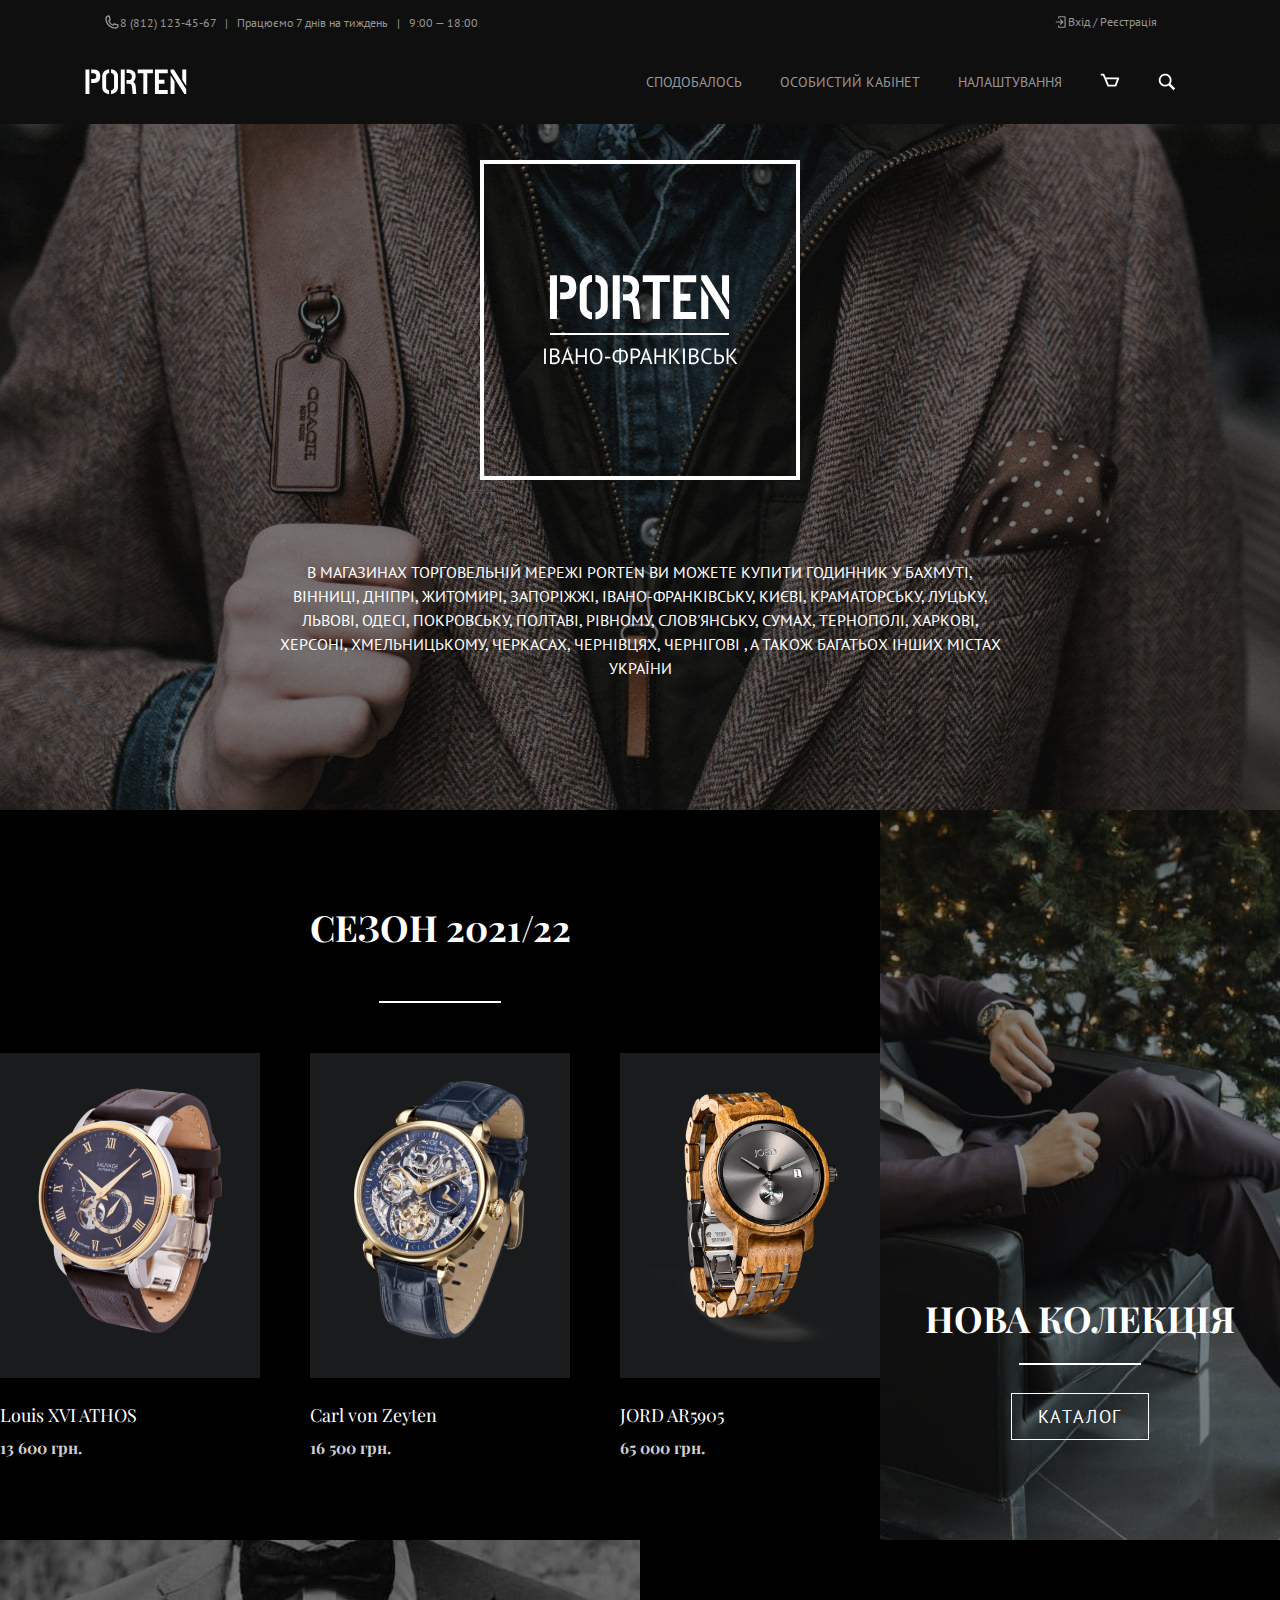
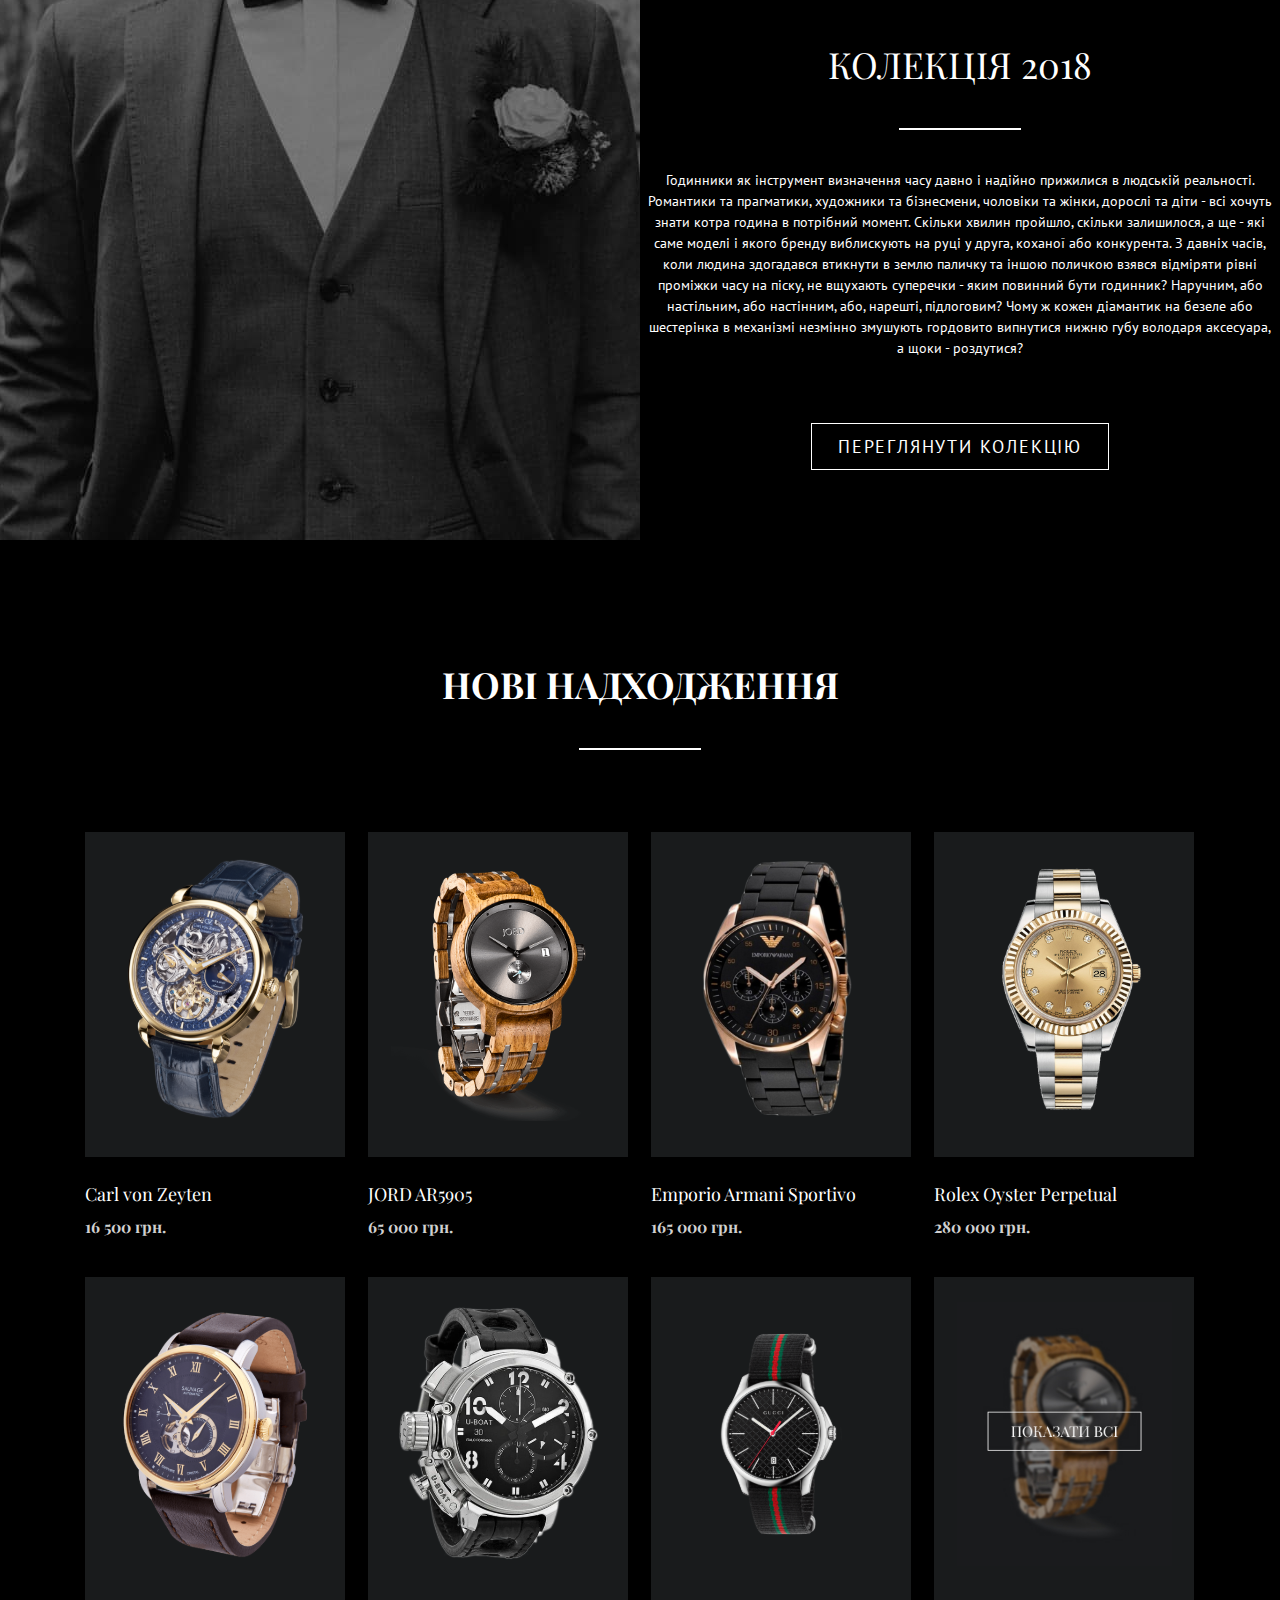
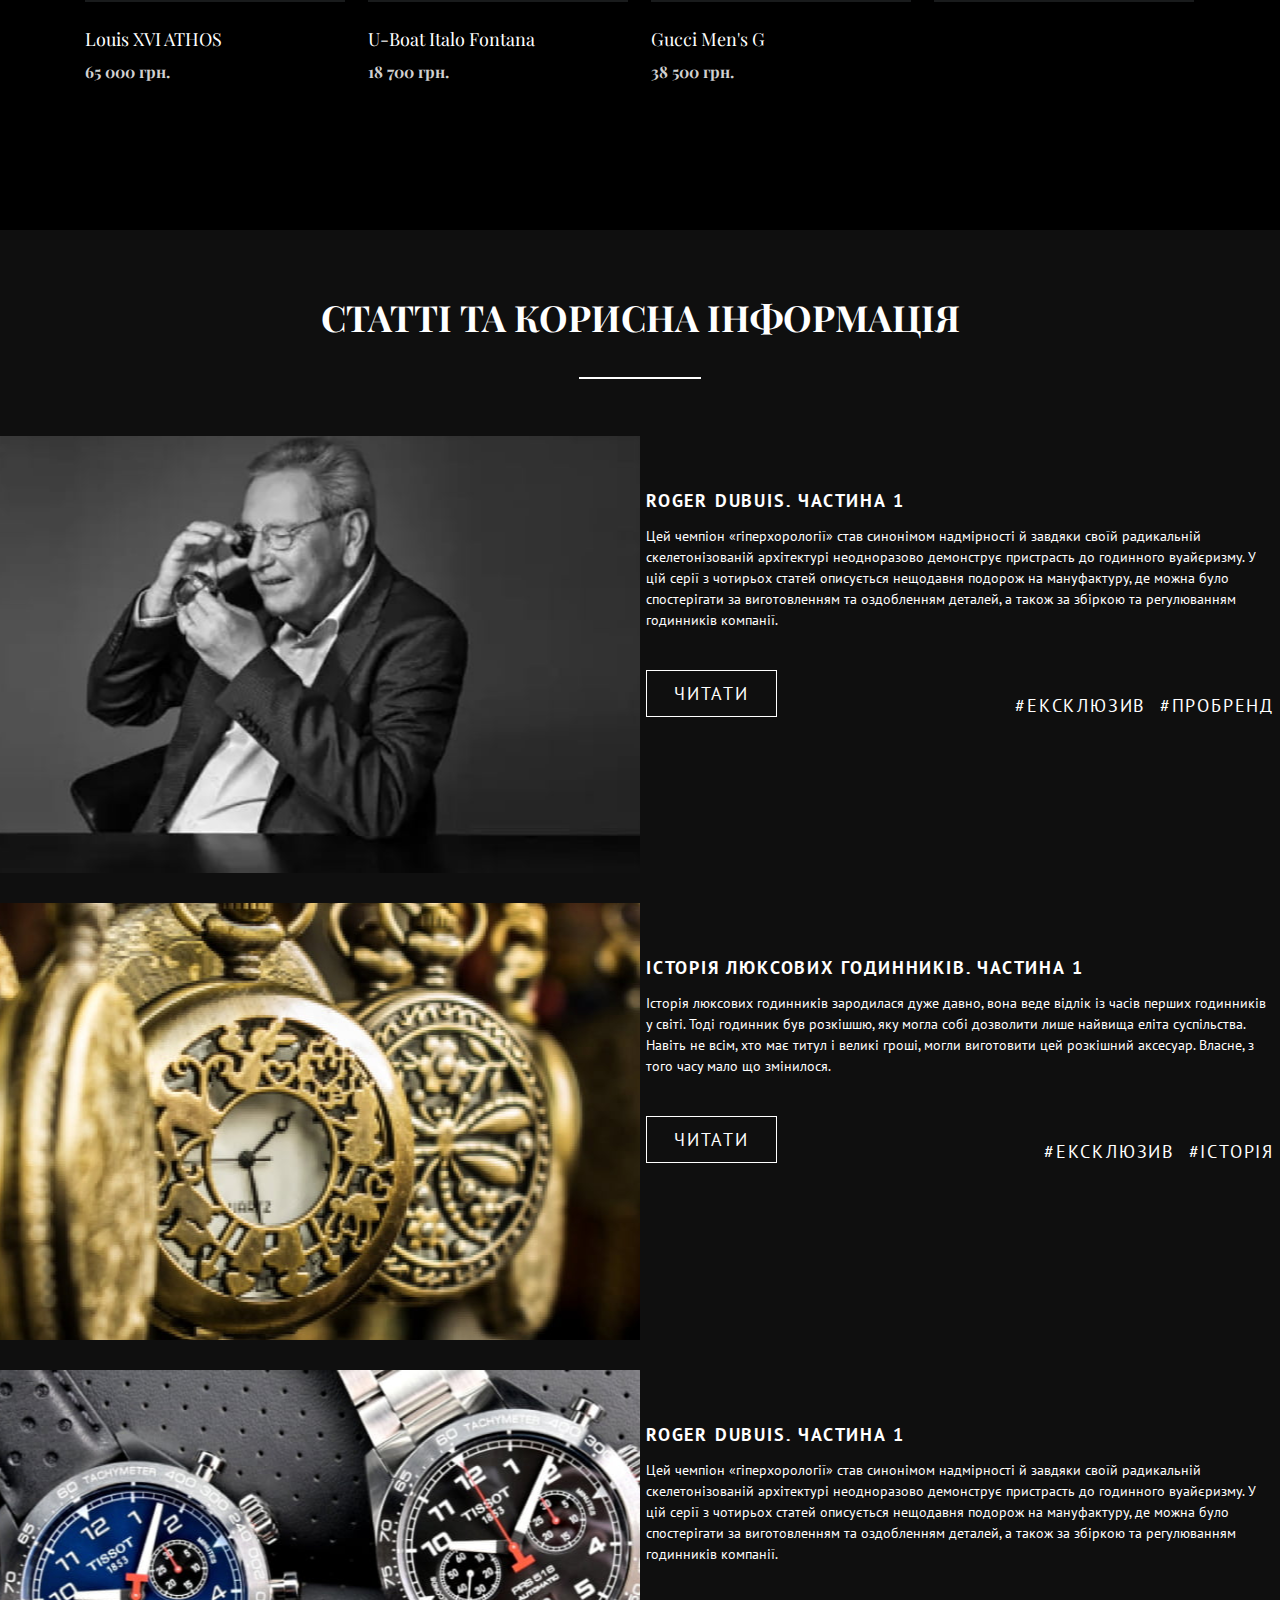
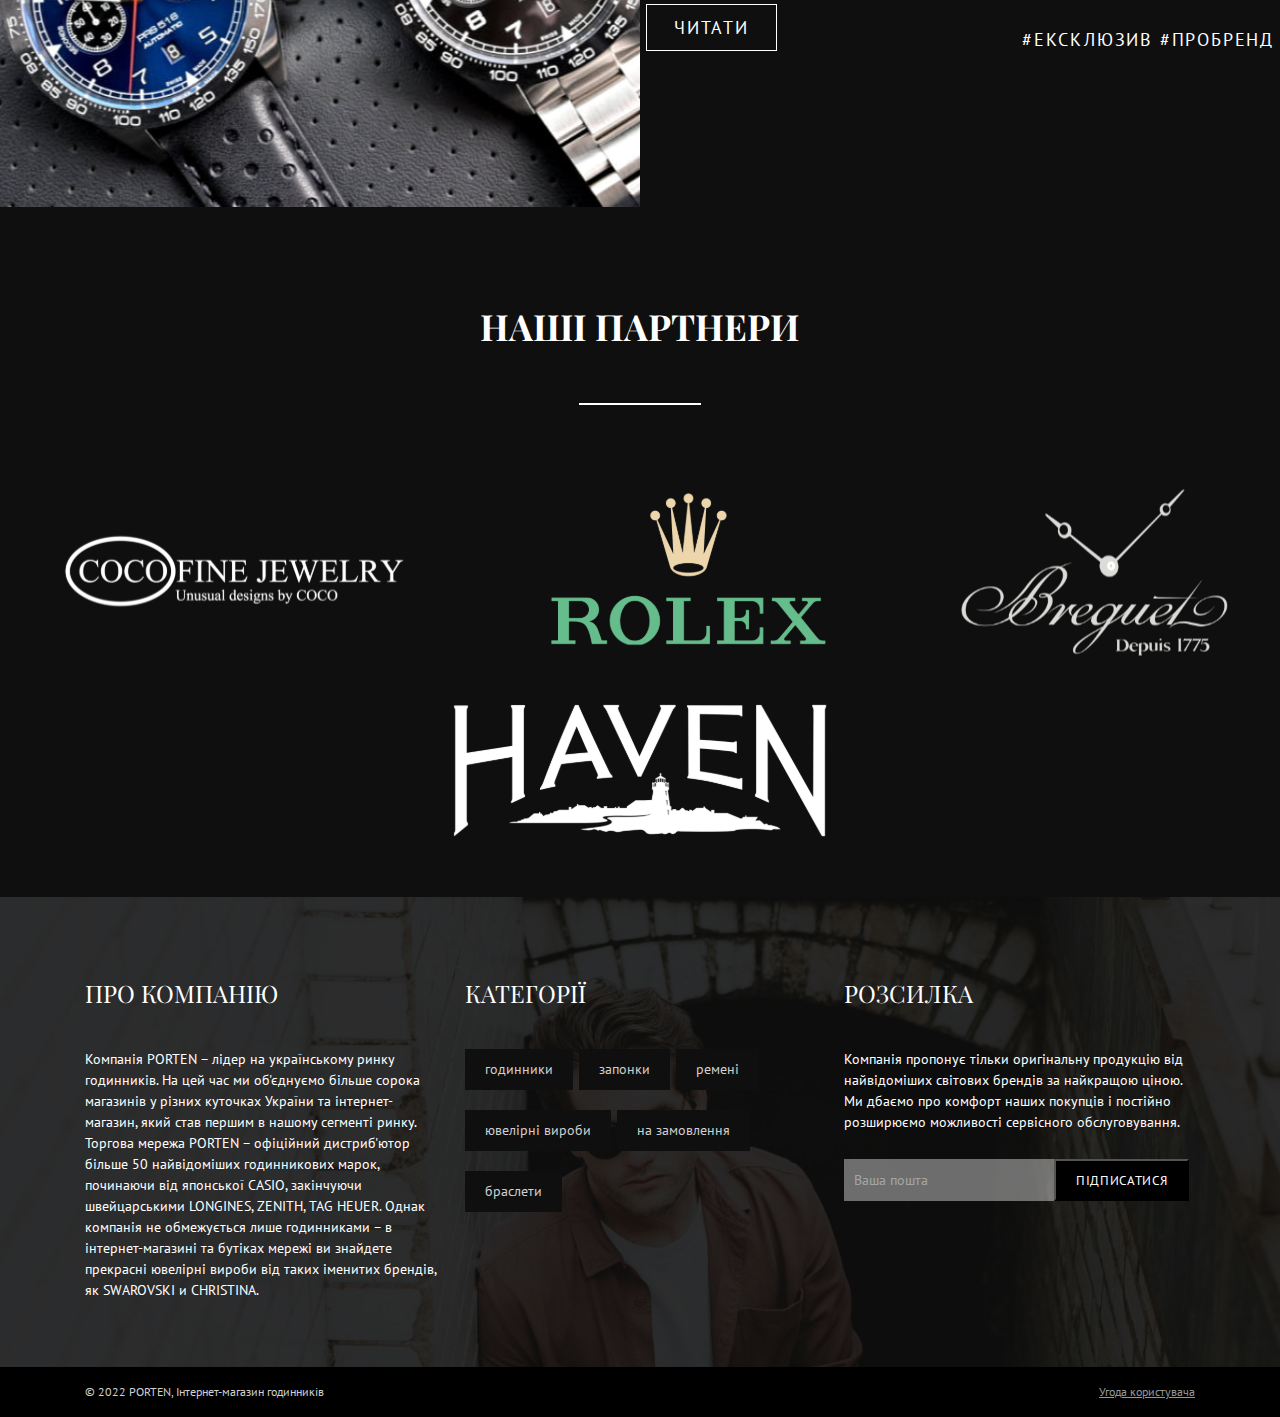
<file: index.html>
<!DOCTYPE html>
<html lang="uk">
  <head>
    <meta charset="UTF-8" />
    <meta http-equiv="X-UA-Compatible" content="IE=edge" />
    <meta name="viewport" content="width=device-width, initial-scale=1.0" />
    <link rel="stylesheet" href="./css/style.css" />
    <link rel="preconnect" href="https://fonts.googleapis.com" />
    <link rel="preconnect" href="https://fonts.gstatic.com" crossorigin />
    <link
      href="https://fonts.googleapis.com/css2?family=PT+Sans&family=Playfair+Display:ital,wght@0,400;0,700;1,400&display=swap"
      rel="stylesheet"
    />
    <title>Porten</title>
  </head>
  <body>
    <header>
      <div class="header-contacts">
        <div class="container">
          <div class="nav-top header-body">
            <div class="contact">
              <img
                src="./images/phone.svg"
                alt="телефон"
                class="nav-icon-phone"
              />
              <p>
                <a href="tel:+88121234567"
                  >8 (812) 123-45-67 &nbsp;&nbsp;| &nbsp;&nbsp;Працюємо 7 днів
                  на тиждень &nbsp;&nbsp;| &nbsp;&nbsp;9:00 — 18:00</a
                >
              </p>
            </div>
            <div class="login">
              <img
                src="./images/log-in.svg"
                alt="логін"
                class="nav-icon-login"
              />
              <a href="#">Вхід / Реєстрація</a>
            </div>
          </div>
        </div>
        <div class="wrapper">
          <div class="container">
            <div class="header">
              <div class="header-body">
                <div class="header-logo">
                  <a href="#"
                    ><img src="./images/logo-header.svg" alt="" class="logo"
                  /></a>
                </div>
                <div class="header-burger">
                  <span></span>
                </div>
                <nav class="header-menu">
                  <ul class="header-list">
                    <li>
                      <a href="#" class="header-link">сподобалось</a>
                    </li>
                    <li>
                      <a href="#" class="header-link">Особистий кабінет</a>
                    </li>
                    <li>
                      <a href="#" class="header-link">налаштування</a>
                    </li>
                    <li>
                      <a href="#" class="header-link"
                        ><img src="./images/korzina.svg" alt=""
                      /></a>
                    </li>
                    <li>
                      <a href="#" class="header-link"
                        ><img src="./images/lupa.svg" alt=""
                      /></a>
                    </li>
                  </ul>
                </nav>
              </div>
            </div>
          </div>
        </div>
      </div>
    </header>
    <main>
      <!-- Hero -->
      <section class="hero">
        <h1 hidden>Інтро</h1>
        <img
          class="hero-logo"
          src="./images/logo-hero.svg"
          alt="логотип Портен Івано-Франківськ"
        />
        <div class="hero-p">
          <p>
            В магазинах Торговельній мережі Porten ви можете купити годинник у
            Бахмуті, Вінниці, Дніпрі, Житомирі, Запоріжжі, Івано-Франківську,
            Києві, Краматорську, Луцьку, Львові, Одесі, Покровську, Полтаві,
            Рівному, Слов'янську, Сумах, Тернополі, Харкові, Херсоні,
            Хмельницькому, Черкасах, Чернівцях, Чернігові , а також багатьох
            інших містах України
          </p>
        </div>
      </section>
      <!-- Hero END -->
      <!-- New collection left side -->
      <section class="collection">
        <div class="new-collection">
          <div class="new-collection-title">
            <h2>СЕЗОН 2021/22</h2>
            <hr />
          </div>
          <ul class="collection-list">
            <li>
              <a href="#">
                <div class="collection-img">
                  <img
                    src="./images/clock1.svg"
                    alt="Louis XVI ATHOS"
                    lang="en"
                    width="215px"
                    height="264px"
                  />
                </div>
              </a>
              <h3 class="item-name">Louis XVI ATHOS</h3>
              <p>13 600 грн.</p>
            </li>

            <li>
              <a href="#">
                <div class="collection-img">
                  <img
                    src="./images/clock2.svg"
                    alt="Louis XVI ATHOS"
                    lang="en"
                    width="215px"
                    height="264px"
                  />
                </div>
              </a>
              <h3 class="item-name">Carl von Zeyten</h3>
              <p>16 500 грн.</p>
            </li>

            <li>
              <a href="#">
                <div class="collection-img">
                  <img
                    src="./images/clock3.svg"
                    alt="Louis XVI ATHOS"
                    lang="en"
                    width="215px"
                    height="264px"
                  />
                </div>
              </a>
              <h3 class="item-name">JORD AR5905</h3>
              <p>65 000 грн.</p>
            </li>
          </ul>
        </div>
        <!-- New collection left side END -->
        <!-- New catalog -->
        <div class="new-catalog">
          <div class="catalog">
            <h2>Нова колекція</h2>
            <hr />
            <a href="#">Каталог</a>
          </div>
        </div>
      </section>
      <!-- New catalog END -->
      <!-- Old collection -->
      <section class="old-collection">
        <!-- Old picture -->
        <div class="old-picture"></div>
        <!-- Old-catalog -->
        <div class="old-catalog">
          <h2 class="catalog-title">колекція 2018</h2>
          <hr />
          <div class="old-catalog-content">
            <p>
              Годинники як інструмент визначення часу давно і надійно прижилися
              в людській реальності. Романтики та прагматики, художники та
              бізнесмени, чоловіки та жінки, дорослі та діти - всі хочуть знати
              котра година в потрібний момент. Скільки хвилин пройшло, скільки
              залишилося, а ще - які саме моделі і якого бренду виблискують на
              руці у друга, коханої або конкурента. З давніх часів, коли людина
              здогадався втикнути в землю паличку та іншою поличкою взявся
              відміряти рівні проміжки часу на піску, не вщухають суперечки -
              яким повинний бути годинник? Наручним, або настільним, або
              настінним, або, нарешті, підлоговим? Чому ж кожен діамантик на
              безеле або шестерінка в механізмі незмінно змушують гордовито
              випнутися нижню губу володаря аксесуара, а щоки - роздутися?
            </p>
          </div>
          <a href="#">переглянути колекцію</a>
        </div>
      </section>
      <!-- New-items -->
      <section class="new-items">
        <div class="container">
          <h2 class="new-items-title">Нові надходження</h2>
          <hr />
          <ul class="new-items-list">
            <li>
              <a href="#">
                <div class="collection-img">
                  <img
                    src="./images/clock2.svg"
                    alt="Louis XVI ATHOS"
                    lang="en"
                  />
                </div>
              </a>
              <h3 class="item-name">Carl von Zeyten</h3>
              <p>16 500 грн.</p>
            </li>

            <li>
              <a href="#">
                <div class="collection-img">
                  <img src="./images/clock3.svg" alt="JORD AR5905" lang="en" />
                </div>
              </a>
              <h3 class="item-name">JORD AR5905</h3>
              <p>65 000 грн.</p>
            </li>

            <li>
              <a href="#">
                <div class="collection-img">
                  <img
                    src="./images/clock4.svg"
                    alt="Emporio Armani Sportivo"
                    lang="en"
                  />
                </div>
              </a>
              <h3 class="item-name">Emporio Armani Sportivo</h3>
              <p>165 000 грн.</p>
            </li>

            <li>
              <a href="#">
                <div class="collection-img">
                  <img
                    src="./images/clock5.svg"
                    alt="Rolex Oyster Perpetual"
                    lang="en"
                  />
                </div>
              </a>
              <h3 class="item-name">Rolex Oyster Perpetual</h3>
              <p>280 000 грн.</p>
            </li>

            <li>
              <a href="#">
                <div class="collection-img">
                  <img
                    src="./images/clock1.svg"
                    alt="Louis XVI ATHOS"
                    lang="en"
                  />
                </div>
              </a>
              <h3 class="item-name">Louis XVI ATHOS</h3>
              <p>65 000 грн.</p>
            </li>

            <li>
              <a href="#">
                <div class="collection-img">
                  <img
                    src="./images/clock6.svg"
                    alt="U-Boat Italo Fontana"
                    lang="en"
                  />
                </div>
              </a>
              <h3 class="item-name">U-Boat Italo Fontana</h3>
              <p>18 700 грн.</p>
            </li>

            <li>
              <a href="#">
                <div class="collection-img">
                  <img
                    src="./images/clock7.svg"
                    alt="Gucci Men's G"
                    lang="en"
                  />
                </div>
              </a>
              <h3 class="item-name">Gucci Men's G</h3>
              <p>38 500 грн.</p>
            </li>

            <li>
              <a href="#">
                <div class="collection-img">
                  <img src="./images/clock8.jpg" alt="показати всі" />
                </div>
              </a>
            </li>
          </ul>
        </div>
      </section>
      <!-- New Items END -->
      <!-- Articles -->
      <section class="articles">
        <h2>Статті та корисна інформація</h2>
        <hr />
        <div class="article">
          <div class="article-img"></div>
          <div class="article-container">
            <div class="article-content">
              <h3><span lang="en">ROGER DUBUIS.</span> ЧАСТИНА 1</h3>
              <p>
                Цей чемпіон «гіперхорології» став синонімом надмірності й
                завдяки своїй радикальній скелетонізованій архітектурі
                неодноразово демонструє пристрасть до годинного вуайєризму. У
                цій серії з чотирьох статей описується нещодавня подорож на
                мануфактуру, де можна було спостерігати за виготовленням та
                оздобленням деталей, а також за збіркою та регулюванням
                годинників компанії.
              </p>
              <div class="article-content-link">
                <a href="#">читати</a>
                <p class="keywords">#ЕКСКЛЮЗИВ &nbsp;#ПРОБРЕНД</p>
              </div>
            </div>
          </div>
        </div>

        <div class="article">
          <div class="article-img article-img2"></div>
          <div class="article-container">
            <div class="article-content">
              <h3>ІСТОРІЯ ЛЮКСОВИХ ГОДИННИКІВ. ЧАСТИНА 1</h3>
              <p>
                Історія люксових годинників зародилася дуже давно, вона веде
                відлік із часів перших годинників у світі. Тоді годинник був
                розкішшю, яку могла собі дозволити лише найвища еліта
                суспільства. Навіть не всім, хто має титул і великі гроші, могли
                виготовити цей розкішний аксесуар. Власне, з того часу мало що
                змінилося.
              </p>
              <div class="article-content-link">
                <a href="#">читати</a>
                <p class="keywords">#ЕКСКЛЮЗИВ &nbsp;#IСТОРIЯ</p>
              </div>
            </div>
          </div>
        </div>

        <div class="article">
          <div class="article-img article-img3"></div>
          <div class="article-container">
            <div class="article-content">
              <h3><span lang="en">ROGER DUBUIS.</span> ЧАСТИНА 1</h3>
              <p>
                Цей чемпіон «гіперхорології» став синонімом надмірності й
                завдяки своїй радикальній скелетонізованій архітектурі
                неодноразово демонструє пристрасть до годинного вуайєризму. У
                цій серії з чотирьох статей описується нещодавня подорож на
                мануфактуру, де можна було спостерігати за виготовленням та
                оздобленням деталей, а також за збіркою та регулюванням
                годинників компанії.
              </p>
              <div class="article-content-link">
                <a href="#">читати</a>
                <p class="keywords">#ЕКСКЛЮЗИВ #ПРОБРЕНД</p>
              </div>
            </div>
          </div>
        </div>
      </section>
      <!-- Articles END -->

      <!-- Partners -->
      <section class="partners">
        <div class="partners-title">
          <h2>Наші партнери</h2>
          <hr />
        </div>
        <div class="partners-logo">
          <img src="./images/partner1.svg" alt="fine jewelry" lang="en" />
          <img src="./images/partner2.svg" alt="Rolex" lang="en" />
          <img src="./images/partner3.svg" alt="breguet" lang="en" />
          <img src="./images/partner4.svg" alt="haven" lang="en" />
        </div>
      </section>
    </main>
    <footer>
      <div class="container">
        <div class="about">
          <div class="about-container">
            <h3>про компанію</h3>
            <p>
              Компанія PORTEN – лідер на українському ринку годинників. На цей
              час ми об'єднуємо більше сорока магазинів у різних куточках
              України та інтернет-магазин, який став першим в нашому сегменті
              ринку. Торгова мережа PORTEN – офіційний дистриб'ютор більше 50
              найвідоміших годинникових марок, починаючи від японської CASIO,
              закінчуючи швейцарськими LONGINES, ZENITH, TAG HEUER. Однак
              компанія не обмежується лише годинниками – в інтернет-магазині та
              бутіках мережі ви знайдете прекрасні ювелірні вироби від таких
              іменитих брендів, як SWAROVSKI и CHRISTINA.
            </p>
          </div>

          <div class="about-container">
            <h3>Категорії</h3>
            <div class="categories-list-container">
              <ul class="categories-list">
                <li class="categories-item"><a href="#">годинники</a></li>
                <li class="categories-item"><a href="#">запонки</a></li>
                <li class="categories-item"><a href="#">ремені</a></li>
                <li class="categories-item"><a href="#">ювелірні вироби</a></li>
                <li class="categories-item"><a href="#">на замовлення</a></li>
                <li class="categories-item"><a href="#">браслети</a></li>
              </ul>
            </div>
          </div>

          <div class="about-container">
            <div class="about-container-content">
              <h3>розсилка</h3>
              <p>
                Компанія пропонує тільки оригінальну продукцію від найвідоміших
                світових брендів за найкращою ціною. Ми дбаємо про комфорт наших
                покупців і постійно розширюємо можливості сервісного
                обслуговування.
              </p>
            </div>
            <div class="form">
              <form action="get">
                <div class="subscribe-box">
                  <input type="email" placeholder="Ваша пошта" required />
                  <button>ПІДПИСАТИСЯ</button>
                </div>
              </form>
            </div>
          </div>
        </div>
      </div>
      <div class="footer">
        <div class="container">
          <p>© 2022 PORTEN, Інтернет-магазин годинників</p>
          <a href="#">Угода користувача</a>
        </div>
      </div>
    </footer>
    <script src="https://code.jquery.com/jquery-3.4.1.slim.min.js"></script>
    <script src="./js/script.js"></script>
  </body>
</html>
</file>
<file: css/style.css>
:root {
  --main-color-white: #ffffff;
  --secondary-color-grey: #969696;
  --item-color-grey: #d0d0d0;
  --main-background-color-darkgrey: #0f0f0f;
  --secondary-background-color-black: #000000;
  --item-background-color-grey: #191b1c;
  --hover-background-color-grey: #1f1f1f;
}

body {
  font-family: "Playfair Display", serif;
  font-family: "PT Sans", sans-serif;
  padding: 0;
  margin: 0 auto;
  width: 100%;
  max-width: 1920px;
  height: 100%;

  font-style: normal;
  font-weight: 400;
  font-size: 14px;

  color: var(--main-color-white);
}

*::after,
::before {
  box-sizing: border-box;
}

h1,
h2,
h3,
p {
  margin: 0;
  padding: 0;
}

h2 {
  font-family: "Playfair Display";
  font-style: normal;
  font-weight: 700;
  font-size: 36px;
  line-height: 48px;
  text-align: center;
  text-transform: uppercase;

  color: var(--main-color-white);
}

ul {
  margin: 0;
  padding: 0;
  list-style: none;
}

.container {
  width: 100%;
  max-width: 1110px;
  margin: 0 auto;
}

/* Header */
/* header top */
.header-contacts {
  /* padding: 13px 19px; */
  background-color: var(--secondary-background-color-black);
}

.nav-top {
  display: flex;
  flex-wrap: wrap;
  justify-content: space-between;
  align-items: center;
  z-index: 3;
  margin: 13px 19px;
}

.contact,
.login {
  display: flex;
  align-items: center;
}

.login {
  margin-right: 19px;
}

a {
  text-decoration: none;
  font-size: 12px;
  line-height: 16px;

  color: var(--secondary-color-grey);
}
/* header top END */

/* header nav */
header {
  position: fixed;
  width: 100%;
  max-width: 1920px;
  top: 0;
  /* left: 0; */
  z-index: 50;
}

header::before {
  content: "";
  position: absolute;
  top: 0;
  left: 0;
  width: 100%;
  height: 100%;
  /* background-color: #5e5373; */
  background-color: var(--main-background-color-darkgrey);
  z-index: 2;
}

.header-body {
  position: relative;
  /* z-index: 2; */ /* убрали за ненадобностью */
  display: flex;
  justify-content: space-between; /* ограничить высоту? 4*52 */
  align-items: center;
}

.header-list {
  display: flex;
  position: relative;
  z-index: 2;
}

.header-list li {
  padding: 29px 19px;
  cursor: pointer;
}

.header-list li:hover {
  background-color: var(--hover-background-color-grey);
}

.header-link {
  font-size: 14px;
  line-height: 18px;
  text-transform: uppercase;
}

.header-logo {
  max-width: 100%;
  flex: 0 0 104px;
  z-index: 3;
}

.header-burger {
  display: none;
}

.wrapper {
  display: none;
  /* position: absolute; */
  z-index: 1;
}

header:hover .wrapper {
  display: block;
}

/* .header-nav {
    background-color: var(--main-background-color-darkgrey);
  }
  
  .nav-bottom {
    display: flex;
    justify-content: space-between;
    align-items: center;
  }
  
  .nav-list {
    display: flex;
    font-family: "PT Sans";
    font-style: normal;
    font-weight: 400;
    font-size: 14px;
    line-height: 18px;
  }
  
  .nav-list a {
    font-family: "PT Sans";
    font-style: normal;
    font-weight: 400;
    font-size: 14px;
    line-height: 18px;
    text-transform: uppercase;
  
    color: var(--main-color-white);
  }
  
  .nav-list li:hover,
  .nav-list li:active {
    background-color: var(--hover-background-color-grey);
    transition: 0.5s;
  }
  
  .nav-list li {
    padding: 29px 19px;
  }
  
  .nav-icon-phone {
    margin-right: 15px;
    width: 16px;
    height: 16px;
  }
  
  .nav-icon-login {
    margin-right: 19px;
    width: 16px;
    height: 16px;
  } */
/* Header nav END */
/* Header END */

/* Hero*/
.hero {
  display: flex;
  flex-direction: column;
  width: 100%;
  height: 810px;
  background: url(../images/hero.jpg) no-repeat center;
  /* margin-top: 124px; */
}

.hero-logo {
  flex: 0 0 320px;
  margin: 160px auto 80px;
}

.hero-p {
  width: 100%;
  max-width: 730px;
  font-size: 16px;
  line-height: 150%;

  text-align: center;
  text-transform: uppercase;

  margin: 0 auto;
}
/* Hero END */

/* New collection */
.collection {
  display: flex;
}

.new-collection {
  background-color: var(--secondary-background-color-black);
  width: 100%;
  max-width: 1040px;
  display: flex;
  flex-direction: column;
  height: 730px;
}

.new-collection-title {
  margin: 93px auto 0;
}

hr {
  border: 1px solid #ffffff;
  width: 120px;
  margin: 50px auto;
}

.collection-list {
  display: flex;
  margin: 0 auto;
  gap: 50px;
}

.collection-list li {
  margin-bottom: 50px;
}

.collection-img {
  padding: 25px 22px 32px 23px;
  background-color: var(--item-background-color-grey);
  margin-bottom: 25px;
}

.collection-list img {
  width: 215px;
  height: 264px;
}

.collection-list p {
  font-family: "Playfair Display";
  font-style: normal;
  font-weight: 700;
  font-size: 16px;
  line-height: 21px;

  color: var(--item-color-grey);
}

.item-name {
  font-family: "Playfair Display";
  font-style: normal;
  font-weight: 400;
  font-size: 18px;
  line-height: 24px;

  margin-bottom: 10px;
}
/* New collection END */

/* New catalog */
.new-catalog {
  background: url(../images/new-collection.jpg) no-repeat center;
  width: 100%;
  max-width: 880px;
  height: 730px;
}

.catalog {
  width: 376px;
  height: 146px;
  margin: 0 auto;
  margin-top: 484px;
  text-align: center;
}

.new-catalog a {
  font-family: "PT Sans";
  font-style: normal;
  font-weight: 400;
  font-size: 18px;
  line-height: 23px;
  letter-spacing: 0.1em;
  text-transform: uppercase;

  border: 1px solid #ffffff;
  padding: 11px 26px;

  color: var(--main-color-white);
}

.new-catalog hr {
  margin-top: 21px;
  margin-bottom: 40px;
}

.catalog a:hover {
  opacity: 0.8;
  box-shadow: 2px 2px 0px 0px rgba(0, 0, 0, 0.605);
}
/* New catalog END */

/* Old collection */
.old-collection {
  display: flex;
}

/* Old picture */
.old-picture {
  background: url(../images/2018-collection.jpg) no-repeat center;
  width: 100%;
  max-width: 936px;
  height: 600px;
}
/* Old picture END */

/* Old-catalog */
.old-catalog {
  background-color: var(--secondary-background-color-black);
  width: 100%;
  max-width: 984px;
  height: 600px;
  display: flex;
  flex-direction: column;
}

.old-catalog hr {
  margin-top: 40px;
  margin-bottom: 40px;
}

.old-catalog p {
  line-height: 150%;
  text-align: center;
}

.old-catalog-content {
  width: 628px;
  margin: 0 auto;
  margin-bottom: 64px;
}

.catalog-title {
  font-weight: 400;
  margin-top: 100px;
}

.old-catalog a {
  font-family: "PT Sans";
  font-style: normal;
  font-weight: 400;
  font-size: 18px;
  line-height: 23px;
  letter-spacing: 0.1em;
  text-transform: uppercase;

  border: 1px solid #ffffff;
  padding: 11px 26px;

  color: var(--main-color-white);
  margin: 0 auto;
}

.old-catalog a:hover {
  opacity: 0.8;
  box-shadow: 2px 2px 0px 0px rgba(0, 0, 0, 0.605);
}
/* Old-catalog END */

/* new-items */
.new-items {
  display: flex;
  flex-direction: column;
  background-color: var(--secondary-background-color-black);
  width: 100%;
  height: 1290px;
}

.new-items-title {
  margin-top: 120px;
}

.new-items hr {
  margin-top: 40px;
  margin-bottom: 82px;
}

.new-items-list {
  display: flex;
  flex-wrap: wrap;
  gap: 23px;
}

.new-items-list li {
  margin-bottom: 17px;
}

.new-items-title .collection-img:last-child {
  padding: 0 22px 0 23px;
}

.new-items-list p {
  font-family: "Playfair Display";
  font-style: normal;
  font-weight: 700;
  font-size: 16px;
  line-height: 21px;

  color: var(--item-color-grey);
}

.new-items-list img {
  width: 215px;
  height: 264px;
}
/* New Items END */

/* Articles */
/* 1-st article */
.articles {
  display: flex;
  flex-direction: column;
  gap: 30px;
  background-color: var(--main-background-color-darkgrey);
  height: 1582px;
}

.articles h2 {
  margin-top: 63px;
}

.articles hr {
  margin-top: 6px;
  margin-bottom: 27px;
}

.article {
  display: flex;
}

.article-img {
  background: url(../images/title1.jpg) no-repeat center;
  width: 100%;
  max-width: 990px;
  height: 437px;
}

.article-container {
  width: 100%;
  max-width: 930px;
  padding-top: 53px;
}

.article-content {
  width: 628px;
  height: 210px;
  margin: 0 auto;
}

.article-content h3 {
  font-size: 18px;
  line-height: 23px;
  letter-spacing: 0.1em;
  text-transform: uppercase;
  margin-bottom: 14px;
}

.article-content > p {
  margin-bottom: 39px;
  line-height: 150%;
}

.article-content-link {
  display: flex;
  justify-content: space-between;
}

.article-content a {
  font-family: "PT Sans";
  font-style: normal;
  font-weight: 400;
  font-size: 18px;
  line-height: 23px;
  text-align: center;
  letter-spacing: 0.1em;
  text-transform: uppercase;

  color: var(--main-color-white);

  padding: 11px 27px;
  border: 1px solid #ffffff;
}

.keywords {
  font-size: 18px;
  line-height: 23px;
  letter-spacing: 0.1em;
  text-transform: uppercase;

  color: var(--main-color-white);

  margin-top: 24px;
}

.article-content-link a:hover {
  opacity: 0.8;
  box-shadow: 2px 2px 0px 0px rgba(0, 0, 0, 0.605);
}
/* 1-st article END */
/* 2-nd article */
.article-img2 {
  background: url(../images/title2.jpg) no-repeat center;
}

/* 3-d article */
.article-img3 {
  background: url(../images/title3.jpg) no-repeat center;
}
/* Articles END */

/* Partners */
.partners {
  height: 541px;
  display: flex;
  flex-direction: column;
  background-color: var(--main-background-color-darkgrey);
}

.partners h2 {
  margin-top: 90px;
}

.partners hr {
  margin-top: 53px;
  margin-bottom: 74px;
}

.partners-logo {
  display: flex;
  gap: 30px;
  margin: 0 auto;
}
/* Partners END */

/* Footer */
/* About */
footer {
  background: url(../images/footer.jpg) center no-repeat;
  background-size: cover;
}

footer h3 {
  font-family: "Playfair Display";
  font-style: normal;
  font-weight: 400;
  font-size: 24px;
  line-height: 32px;
  text-transform: uppercase;

  color: var(--main-color-white);
  margin-bottom: 40px;
  margin-top: 80px;
}

.about {
  display: flex;
  justify-content: space-between;
}

.about-container {
  width: 351px;
  margin-bottom: 66px;
}

.about-container p {
  font-family: "PT Sans";
  font-style: normal;
  font-weight: 400;
  font-size: 14px;
  line-height: 150%;

  color: var(--main-color-white);
}

/* categories */
.categories {
  width: 350px;
  height: 383px;
}

.categories-list {
  display: flex;
  flex-wrap: wrap;
}

.categories-item {
  padding: 10px 20px;
  background-color: var(--main-background-color-darkgrey);
  margin-right: 6px;
  margin-bottom: 20px;
  cursor: pointer;
}

.categories-item a {
  font-size: 14px;
  line-height: 150%;
  color: var(--item-color-grey);
}

/* subscribe */
.about-container:last-child p {
  margin-bottom: 26px;
}

.subscribe form {
  margin: 0;
  padding: 0;
}

.subscribe-box {
  width: 347px;
  height: 42px;
  display: flex;
}

.subscribe-box input {
  padding: 0px 10px;
  color: var(--main-color-white);
  background: rgba(255, 255, 255, 0.4);
  outline: none;
  width: 190px;
  height: 42px;
  border: none;
}

::placeholder {
  color: rgba(255, 255, 255, 0.4);
  font-family: "PT Sans";
  font-style: normal;
  font-weight: 400;
  font-size: 14px;
}

.subscribe-box button {
  background-color: var(--secondary-background-color-black);
  color: var(--main-color-white);
  padding: 9px 20px;
  cursor: pointer;

  font-family: "PT Sans";
  font-style: normal;
  font-weight: 400;
  letter-spacing: 0.05em;
  line-height: 150%;
}
/* subscribe END */

/* Footer about */
.footer {
  background-color: var(--secondary-background-color-black);
  padding: 17px 0;
}

.footer .container {
  display: flex;
  justify-content: space-between;
  font-size: 12px;
  line-height: 16px;

  color: #d0d0d0;
}

.footer a {
  text-decoration-line: underline;
}

/* desctop version END */

/* desctop > 1920px*/
@media (max-width: 1920px) {
  .partners {
    height: auto;
  }

  .partners-logo {
    display: flex;
    flex-wrap: wrap;
    justify-content: space-around;
    margin-bottom: 50px;
  }
}

/* tablet > 1280px*/
@media (max-width: 1279.98px) {
  .logo {
    margin-left: 19px;
  }

  .collection {
    height: auto;
    display: flex;
    justify-content: center;
    background-color: var(--secondary-background-color-black);
    flex-wrap: wrap;
  }

  .new-collection {
    height: auto;
  }

  .new-catalog {
    background: url(../images/new-collection.jpg) no-repeat center;
    max-width: none;
    background-color: var(--secondary-background-color-black);
  }
  
  /*  */
  .collection-list {
  flex-wrap: wrap;
  justify-content: space-evenly;
  }

  /*  */
  .old-collection {
    flex-wrap: wrap;
    justify-content: center;
  }

  .old-picture {
    background-color: var(--secondary-background-color-black);
    max-width: none;
  }

  .old-catalog {
    height: auto;
    max-width: none;
    background: var(--secondary-background-color-black);
  }

  /*  */
  .new-items {
    height: auto;
  }

  .new-items-list {
    justify-content: center;
  }

  .new-items-list li:last-child {
    margin-bottom: 150px;
  }

  .articles {
    height: auto;
  }

  .article {
    flex-wrap: wrap;
    justify-content: center;
  }

  /*  */
  .partners-logo {
    margin-bottom: 50px;
  }

  footer {
    height: auto;
  }

  .about {
    padding: 0 19px;
    height: auto;
    flex-wrap: wrap;
    justify-content: space-evenly;
  }

  .footer p {
    margin-left: 19px;
  }

  .footer a {
    margin-right: 19px;
  }
}

/* mobile > 767px*/
/* @media (max-width: 767px) {
    .nav-top {
      display: flex;
      flex-wrap: wrap;
      justify-content: space-around;
    }
  
    .contact {
      margin-bottom: 20px;
    }
  
    .nav-bottom {
      display: flex;
      flex-wrap: wrap;
    }
  
    .nav-list {
      flex-wrap: wrap;
    }
  
    .old-catalog-content {
      width: auto;
      padding: 10px;
    }
  
    .article {
      height: auto;
    }
  
    .article-content {
      width: auto;
      height: auto;
      padding: 10px;
    }
    
    .article-content-link {
      flex-wrap: wrap;
      justify-content: space-around;
    }
  
    .partners-logo img {
      width: 50%;
    }
  
    .subscribe-box input {
      width: 140px;
      margin-left: 10px;
    }
  
    .subscribe-box button {
      padding: 5px 10px;
    }
  } */

@media (max-width: 767px) {
  body.lock {
    overflow: hidden;
  }

  .wrapper {
    display: block;
  }

  .header-body {
    display: flex;
    flex-wrap: wrap;
  }

  main {
    width: 100%;
  }

  .header-burger {
    display: block;
    position: relative;
    width: 30px;
    height: 20px;
    z-index: 3;
    margin-right: 19px;
  }

  .header-burger::before,
  .header-burger::after {
    content: "";
    background-color: #fff;
    position: absolute;
    width: 100%;
    height: 2px;
    left: 0;
    transition: all 0.3s ease 0s;
  }

  .header-burger::before {
    top: 0;
  }

  .header-burger::after {
    bottom: 0;
  }

  .header-burger.active::before {
    transform: rotate(45deg);
    top: 9px;
  }

  .header-burger.active::after {
    transform: rotate(-45deg);
    bottom: 9px;
  }

  .header-burger.active span {
    transform: scale(0);
  }

  .header-burger span {
    background-color: #fff;
    position: absolute;
    width: 100%;
    height: 2px;
    left: 0;
    top: 9px;
    transition: all 0.3s ease 0s;
  }

  .header-menu {
    position: fixed;
    top: -100%;
    left: 0;
    width: 100%;
    height: 100%;
    /* background-color: #18b5a4; */
    background-color: var(--hover-background-color-grey);
    transition: all 0.3s ease 0s;
    overflow: auto;
    /* padding: 90px 10px 20px 10px; */
  }

  .header-menu.active {
    top: 80px;
  }

  header {
    height: 80px;
  }

  .header-list {
    display: block;
  }

  .header-link {
    font-size: 24px;
  }

  .header-list li {
    width: 250px;
  }

  .hero {
    margin-top: 80px;
  }

  .hero-logo {
    max-width: 90%;
  }
}
</file>
